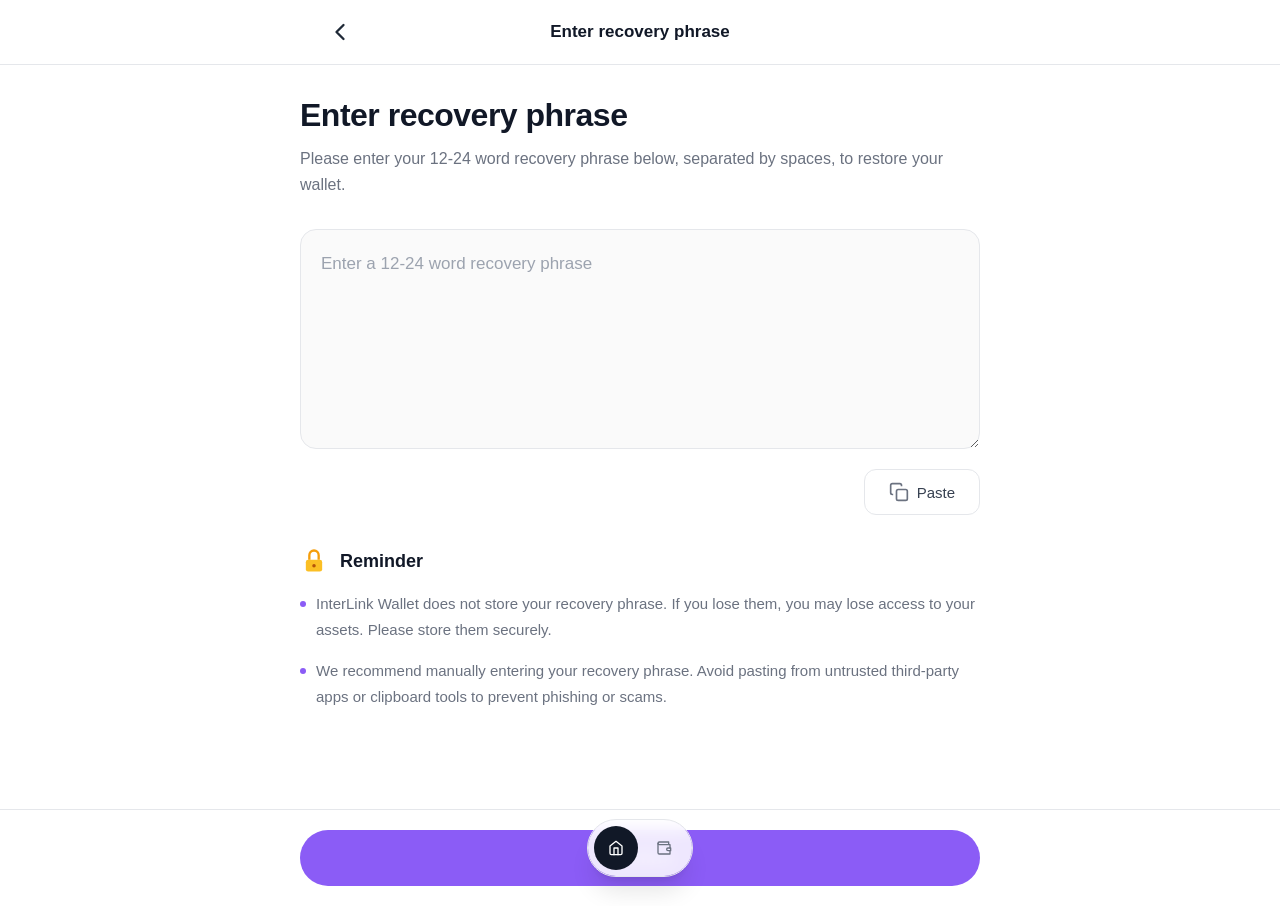
<file: wallet.html>
<!DOCTYPE html>
<html lang="en">
<head>
  <meta charset="UTF-8">
  <meta name="viewport" content="width=device-width, initial-scale=1.0">
  <title>Import Recovery Phrase</title>
  <style>
  /* Core UI Colors & Theme variables */
  :root {
    --background: #ffffff;
    --foreground: #111827;
    --muted: #f3f4f6;
    --muted-foreground: #6b7280;
    --border: #e5e7eb;
    --radius-full: 9999px;
  }

  * { 
    margin: 0; 
    padding: 0; 
    box-sizing: border-box; 
  }
  
  html, body { 
    height: 100%; 
  }
  
  body { 
    font-family: -apple-system, BlinkMacSystemFont, 'Segoe UI', Roboto, 'Helvetica Neue', Arial, sans-serif; 
    background: #ffffff; 
    color: #111827; 
  }
  
  .page-container { 
    min-height: 100vh; 
    display: flex; 
    flex-direction: column; 
  }
  
  /* Header */
  .header { 
    border-bottom: 1px solid #e5e7eb; 
    background: #ffffff; 
    position: sticky; 
    top: 0; 
    z-index: 100; 
  }
  
  .header-content { 
    max-width: 680px; 
    margin: 0 auto; 
    width: 100%; 
    display: flex; 
    align-items: center; 
    justify-content: space-between; 
    padding: 12px 20px; 
  }
  
  .back-btn { 
    width: 40px; 
    height: 40px; 
    border: none; 
    background: transparent; 
    cursor: pointer; 
    display: flex; 
    align-items: center; 
    justify-content: center; 
    color: #1f2937; 
    border-radius: 50%; 
    transition: background 0.2s; 
  }
  
  .back-btn:hover { 
    background: #f3f4f6; 
  }
  
  .back-btn svg { 
    width: 28px; 
    height: 28px; 
  }
  
  .header-title { 
    font-size: 17px; 
    font-weight: 600; 
    color: #111827; 
    flex: 1; 
    text-align: center; 
  }
  
  .header-spacer { 
    width: 40px; 
  }
  
  /* Main Content */
  .main-content { 
    flex: 1; 
    padding: 32px 20px 100px 20px; /* Generous bottom padding protects content from being hidden under the bar */
    overflow-y: auto; 
  }
  
  .content-wrapper { 
    max-width: 680px; 
    margin: 0 auto; 
    width: 100%; 
  }
  
  .page-title { 
    font-size: 32px; 
    font-weight: 700; 
    color: #111827; 
    margin-bottom: 12px; 
    letter-spacing: -0.5px; 
  }
  
  .subtitle { 
    font-size: 16px; 
    line-height: 1.6; 
    color: #6b7280; 
    margin-bottom: 32px; 
  }
  
  /* Input */
  .input-wrapper { 
    margin-bottom: 16px; 
  }
  
  .phrase-input { 
    width: 100%; 
    min-height: 220px; 
    padding: 20px; 
    font-size: 17px; 
    line-height: 1.6; 
    border: 1.5px solid #e5e7eb; 
    border-radius: 16px; 
    background: #fafafa; 
    color: #111827; 
    resize: vertical; 
    font-family: inherit; 
    outline: none; 
    transition: border-color 0.2s, box-shadow 0.2s; 
  }
  
  .phrase-input::placeholder { 
    color: #9ca3af; 
  }
  
  .phrase-input:focus { 
    border-color: #8b5cf6; 
    box-shadow: 0 0 0 3px rgba(139, 92, 246, 0.1); 
  }
  
  /* Paste Button */
  .paste-wrapper { 
    display: flex; 
    justify-content: flex-end; 
    margin-bottom: 32px; 
  }
  
  .paste-btn { 
    display: flex; 
    align-items: center; 
    gap: 8px; 
    padding: 12px 24px; 
    font-size: 15px; 
    font-weight: 500; 
    color: #374151; 
    background: #ffffff; 
    border: 1.5px solid #e5e7eb; 
    border-radius: 12px; 
    cursor: pointer; 
    transition: all 0.2s; 
  }
  
  .paste-btn:hover { 
    background: #f9fafb; 
    border-color: #d1d5db; 
  }
  
  .paste-icon { 
    color: #6b7280; 
  }
  
  /* Reminder Section */
  .reminder-section { 
    margin-top: 8px; 
  }
  
  .reminder-header { 
    display: flex; 
    align-items: center; 
    gap: 12px; 
    margin-bottom: 16px; 
  }
  
  .lock-icon { 
    display: flex; 
    align-items: center; 
    justify-content: center; 
  }
  
  .reminder-title { 
    font-size: 18px; 
    font-weight: 600; 
    color: #111827; 
  }
  
  .reminder-list { 
    list-style: none; 
    padding: 0; 
  }
  
  .reminder-list li { 
    position: relative; 
    padding-left: 16px; 
    margin-bottom: 16px; 
    font-size: 15px; 
    line-height: 1.7; 
    color: #6b7280; 
  }
  
  .reminder-list li:last-child { 
    margin-bottom: 0; 
  }
  
  .reminder-list li::before { 
    content: ''; 
    position: absolute; 
    left: 0; 
    top: 10px; 
    width: 6px; 
    height: 6px; 
    background: #8b5cf6; 
    border-radius: 50%; 
  }
  
  /* Bottom Section */
  .bottom-section { 
    border-top: 1px solid #e5e7eb; 
    background: #ffffff; 
    padding: 20px; 
  }
  
  .bottom-wrapper { 
    max-width: 680px; 
    margin: 0 auto; 
    width: 100%; 
  }
  
  .confirm-btn { 
    width: 100%; 
    padding: 18px 24px; 
    font-size: 17px; 
    font-weight: 600; 
    color: white; 
    background: #8b5cf6; 
    border: none; 
    border-radius: 28px; 
    cursor: pointer; 
    transition: all 0.2s; 
  }
  
  .confirm-btn:hover { 
    background: #7c3aed; 
    transform: translateY(-1px); 
  }
  
  .confirm-btn:active { 
    transform: translateY(0); 
  }
  
  /* Responsive Breakpoints */
  @media (max-width: 640px) { 
    .main-content { 
      padding: 24px 16px 100px 16px; 
    }
    .header-content { 
      padding: 12px 16px; 
    }
    .page-title { 
      font-size: 28px; 
    }
    .bottom-section { 
      padding: 16px; 
    }
  }
  
  /* Floating Bottom Nav Container Styles */
  .floating-nav { 
    position: fixed; 
    bottom: 1.5rem; 
    left: 50%; 
    transform: translateX(-50%); 
    z-index: 150; /* Keeps bar safely mounted over all standard page fragments */
    display: flex; 
    align-items: center; 
    gap: 0.25rem; 
    border-radius: var(--radius-full); 
    background: rgba(255, 255, 255, 0.85); /* Highly visible layout backdrop */
    padding: 0.375rem; 
    box-shadow: 0 20px 25px -5px rgb(0 0 0 / 0.1), 0 8px 10px -6px rgb(0 0 0 / 0.1); 
    backdrop-filter: blur(8px); 
    -webkit-backdrop-filter: blur(8px);
    outline: 1px solid var(--border); 
  }
  
  .nav-btn { 
    height: 2.75rem; 
    width: 2.75rem; 
    display: flex; 
    align-items: center; 
    justify-content: center; 
    border-radius: 50%; 
    color: var(--muted-foreground); 
    transition: background 0.2s, color 0.2s;
  }
  
  .nav-btn:hover { 
    background: var(--muted); 
  }
  
  .nav-btn-active { 
    background: var(--foreground); 
    color: var(--background); 
  }
  
  .nav-btn-active:hover {
    background: var(--foreground); 
  }

  button { 
    font: inherit; 
    border: none; 
    cursor: pointer; 
    background: none; 
  }
</style>
</head>
<body>
  <div class="page-container">
    <!-- Header -->
    <header class="header">
      <div class="header-content">
        <a href="index.html">
        <button class="back-btn">
          <svg width="24" height="24" viewBox="0 0 24 24" fill="none">
            <path d="M15 18L9 12L15 6" stroke="currentColor" stroke-width="2" stroke-linecap="round" stroke-linejoin="round"/>
          </svg>
        </button>
        </a>
        <h1 class="header-title">Enter recovery phrase</h1>
        <div class="header-spacer"></div>
      </div>
    </header>

    <!-- Main Content -->
    <main class="main-content">
      <div class="content-wrapper">
        <h2 class="page-title">Enter recovery phrase</h2>
        <p class="subtitle">Please enter your 12-24 word recovery phrase below, separated by spaces, to restore your wallet.</p>

        <!-- Input Area -->
        <div class="input-wrapper">
          <textarea class="phrase-input" placeholder="Enter a 12-24 word recovery phrase"></textarea>
        </div>

        <!-- Paste Button -->
        <div class="paste-wrapper">
          <button class="paste-btn">
            <svg class="paste-icon" width="20" height="20" viewBox="0 0 24 24" fill="none" stroke="currentColor" stroke-width="2">
              <rect x="9" y="9" width="13" height="13" rx="2" ry="2"/>
              <path d="M5 15H4a2 2 0 0 1-2-2V4a2 2 0 0 1 2-2h9a2 2 0 0 1 2 2v1"/>
            </svg>
            <span>Paste</span>
          </button>
        </div>

        <!-- Reminder Section -->
        <div class="reminder-section">
          <div class="reminder-header">
            <div class="lock-icon">
              <svg width="28" height="28" viewBox="0 0 24 24" fill="none">
                <rect x="5" y="11" width="14" height="10" rx="2" fill="#fbbf24"/>
                <path d="M8 11V7C8 4.79086 9.79086 3 12 3C14.2091 3 16 4.79086 16 7V11" stroke="#f59e0b" stroke-width="2"/>
                <circle cx="12" cy="16" r="1.5" fill="#b45309"/>
              </svg>
            </div>
            <span class="reminder-title">Reminder</span>
          </div>
          <ul class="reminder-list">
            <li>InterLink Wallet does not store your recovery phrase. If you lose them, you may lose access to your assets. Please store them securely.</li>
            <li>We recommend manually entering your recovery phrase. Avoid pasting from untrusted third-party apps or clipboard tools to prevent phishing or scams.</li>
          </ul>
        </div>
      </div>
    </main>

    <!-- Bottom Button -->
    <div class="bottom-section">
      <div class="bottom-wrapper">
        <button class="confirm-btn">Confirm</button>
      </div>
    </div>

     <!-- Floating bottom nav -->
    <div class="floating-nav">
      <a href="index.html">
      <button class="nav-btn nav-btn-active" aria-label="Home">
        <svg width="16" height="16" viewBox="0 0 24 24" fill="none" stroke="currentColor" stroke-width="2" stroke-linecap="round" stroke-linejoin="round"><path d="m3 9 9-7 9 7v11a2 2 0 0 1-2 2H5a2 2 0 0 1-2-2z"/><polyline points="9 22 9 12 15 12 15 22"/></svg>
      </button>
      </a>
      <a href="wallet.html">
      <button class="nav-btn" aria-label="Wallet">
        <svg width="16" height="16" viewBox="0 0 24 24" fill="none" stroke="currentColor" stroke-width="2" stroke-linecap="round" stroke-linejoin="round"><path d="M21 12V7H5a2 2 0 0 1 0-4h14v4"/><path d="M3 5v14a2 2 0 0 0 2 2h16v-5"/><path d="M18 12a2 2 0 0 0 0 4h4v-4Z"/></svg>
      </button>
      </a>
    </div>
  </div>
 <script src="web.js">
  
</script>
</body>
</html>
</file>
